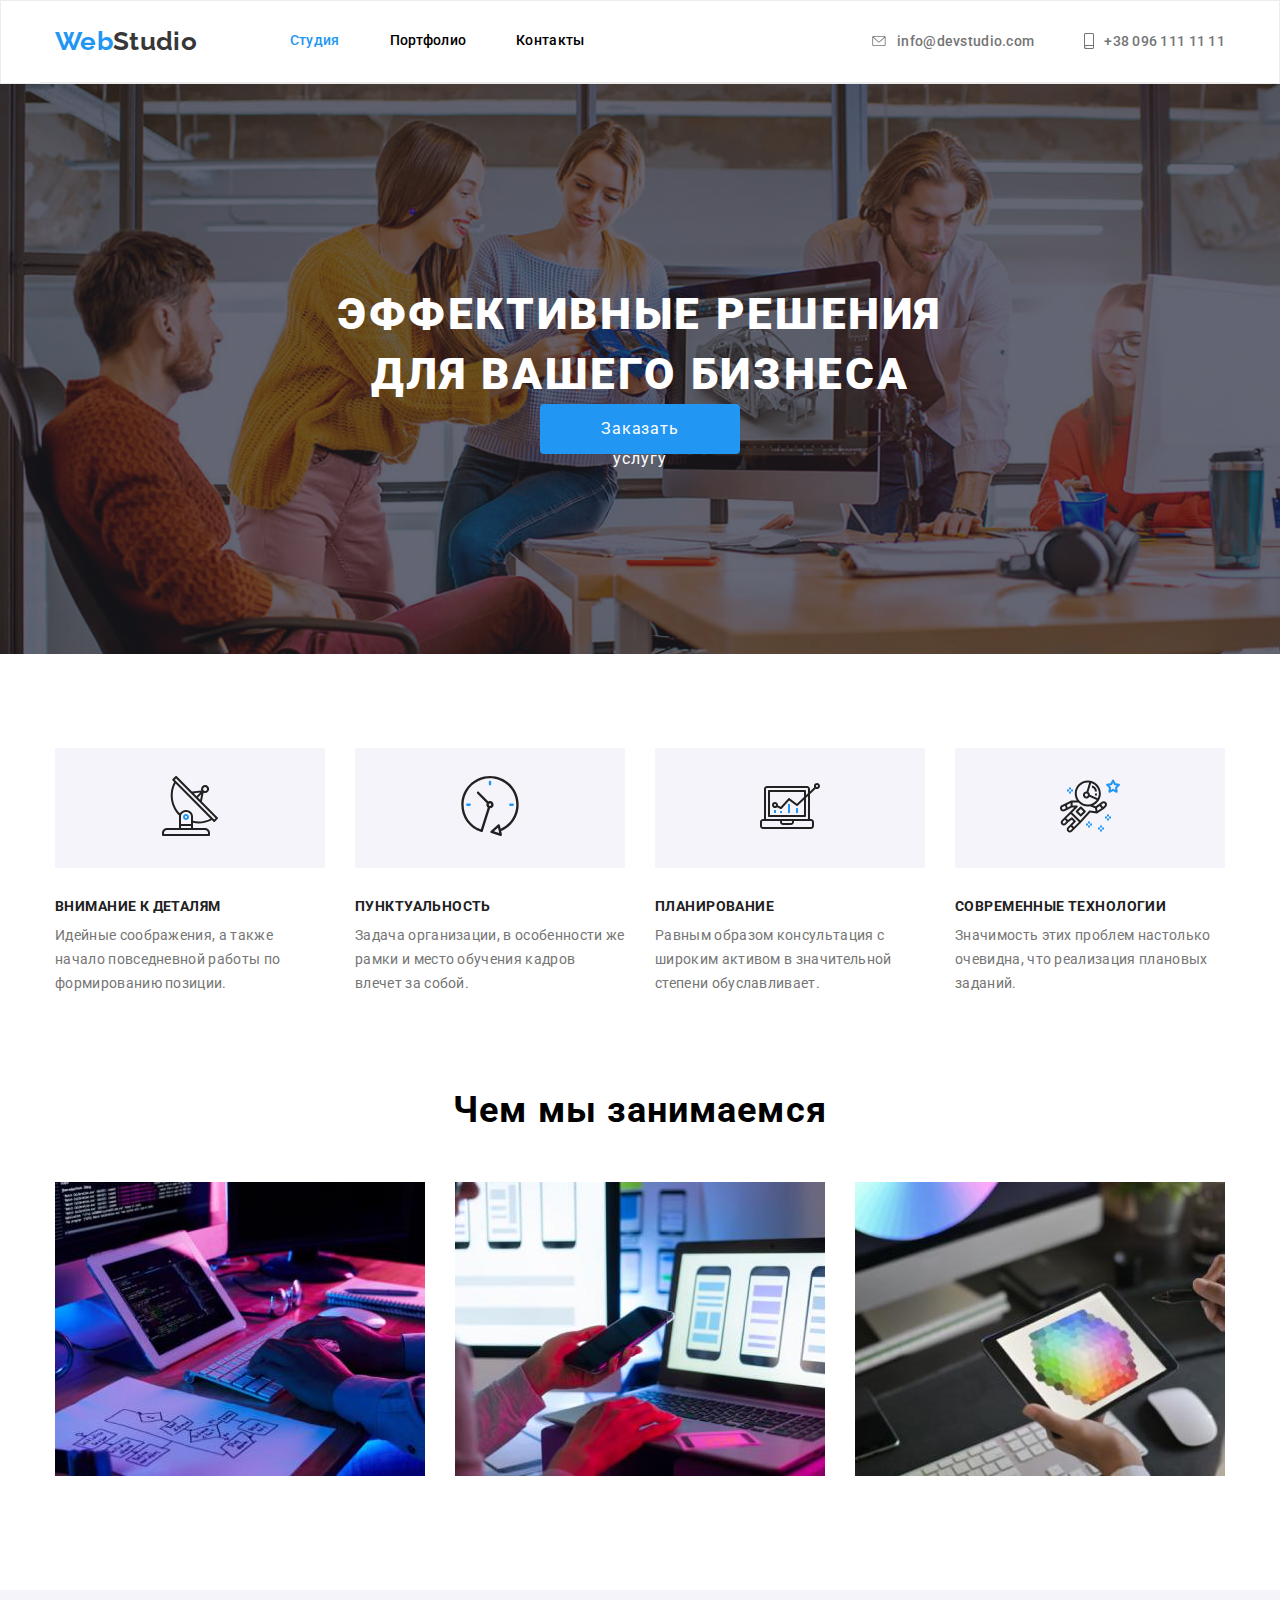
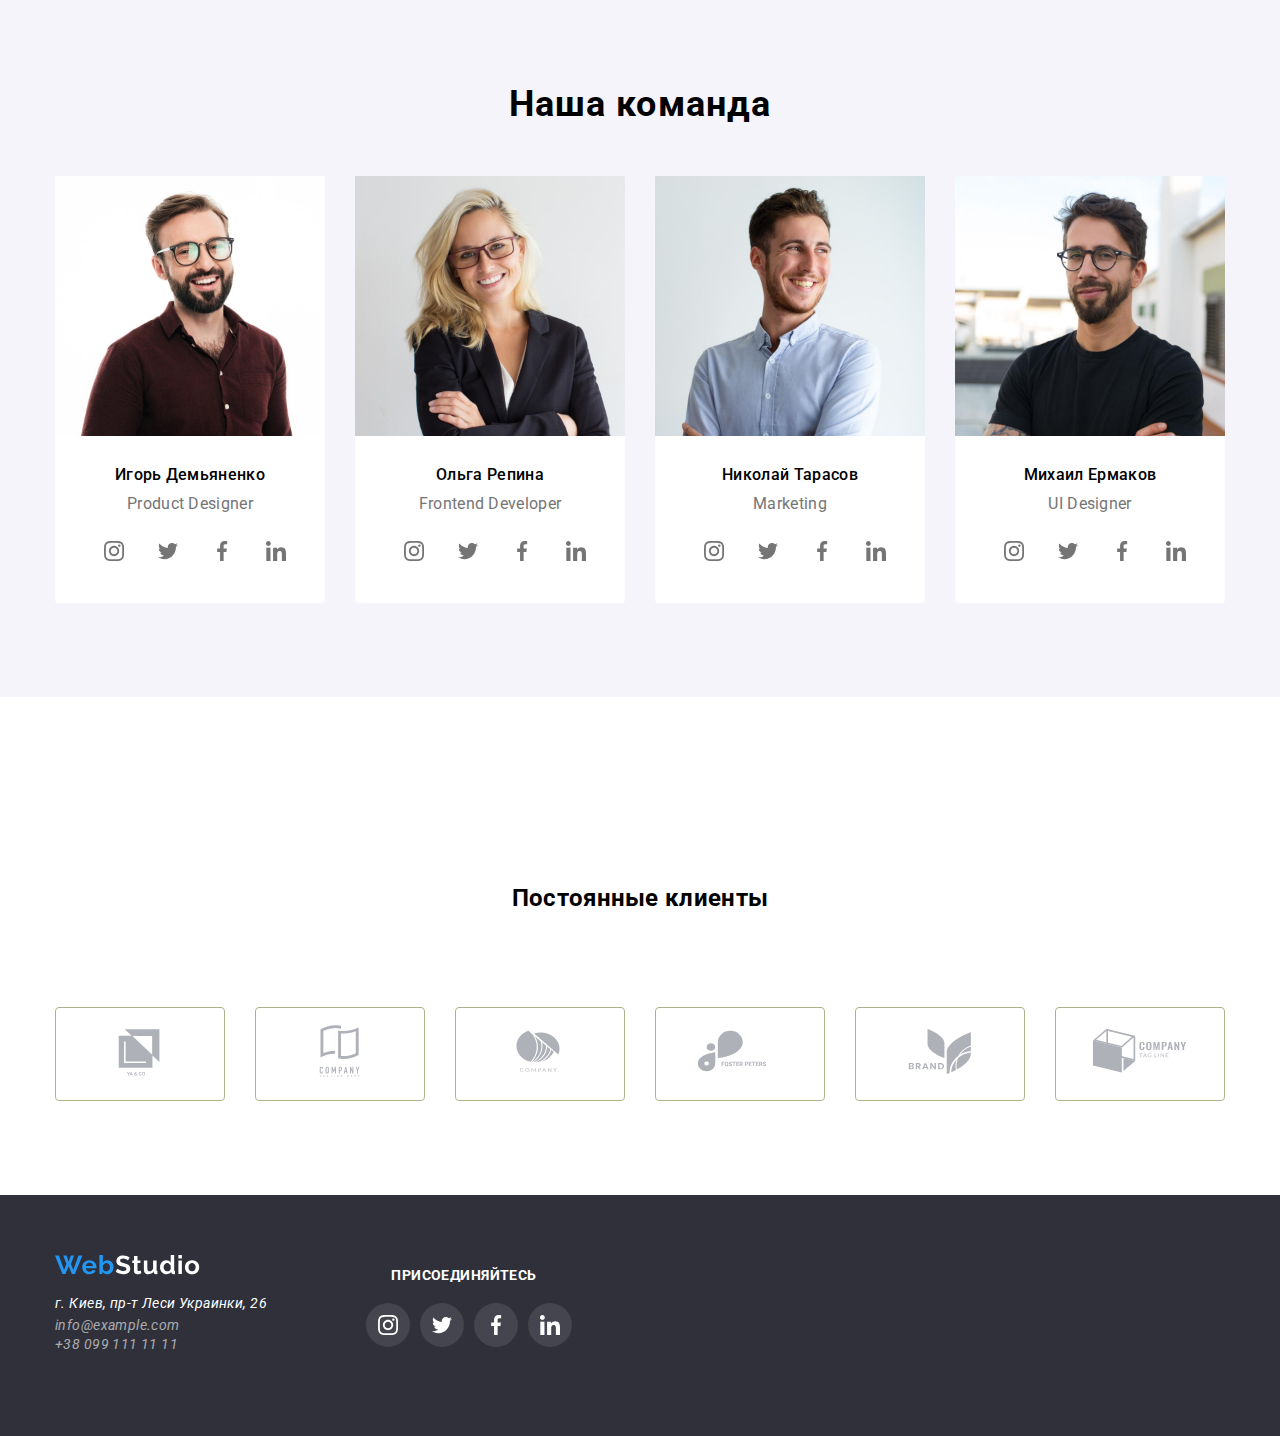
<file: index.html>
<!DOCTYPE html>
<html lang="en">
  <head>
    <meta charset="UTF-8" />
    <meta name="viewport" content="width=device-width, initial-scale=1.0" />
    <title>Студия</title>
    <link rel="stylesheet" href="https://cdnjs.cloudflare.com/ajax/libs/modern-normalize/1.0.0/modern-normalize.min.css"></link>
    <link rel="preconnect" href="https://fonts.googleapis.com" />
    <link rel="preconnect" href="https://fonts.gstatic.com" crossorigin />
    <link rel="preconnect" href="https://fonts.googleapis.com" />
    <link rel="preconnect" href="https://fonts.gstatic.com" crossorigin />
    <link
      href="https://fonts.googleapis.com/css2?family=Raleway:wght@700&family=Roboto:wght@400;500;700;900&display=swap"
      rel="stylesheet"
    />
    <link rel="stylesheet" href="./css/styles.css" />
  </head>
  <body>
    <header class="header m-bottom">
      <div class="container">
          <nav class="nav">
              <a href="./index.html" class="header-logo logo"><span class="text-logo">Web</span>Studio </a>
              <ul class="nav-list list">
                  <li class="item"><a class="nav-link link current" href="./index.html">Студия</a></li>
                  <li class="item"><a class="nav-link link" href="./portfolio.html">Портфолио</a></li>
                  <li class="item"><a class="nav-link link" href="">Контакты</a></li>
              </ul>
          </nav>
          <ul class="contact-list list">
       
              <li class="item">
                
                
                <a class="contact-link link" href="mailto:info@devstudio.com">

                
              <svg width="16" height="10" class="contact-link_icon icons">
<use href="./images/svg/symbol-defs.svg#icon-envelope"> </use>

              </svg>
                
                info@devstudio.com</a>
              </li>

              <li class="item"><a class="contact-link link" href="tel:+380961111111">
                
                <svg width="10" height="16" class="contact-link_icon icons">
                  <use href="./images/svg/symbol-defs.svg#icon-phone"> </use>
                  
                                </svg>

                +38 096 111 11 11</a>
              </li>
          </ul>
      </div>
  </header>
    <main>
      <section class="hero">
       <div class="container">
        <h1 class="hero-title">Эффективные решения для вашего бизнеса</h1>
        <button type="button" class="order-service-button button">
          Заказать услугу
        </button>
        
       </div>
      </section>
      <!-- Особенности -->
      <section class="characteristics section">
        <div class="container">
          <h2 class="visually-hidden">Преимущество</h2>
            <ul class="characteristics-list list">
              <li class="characteristics-list-item">
                <div class="characteristics_wrapper">
                  <svg width="106" height="60" class="characteristics_icon">
                    <use href="./images/svg/symbol-defs.svg#icon-antenna"> </use>
                    
                                  </svg>
                </div>
                <h3 class="characteristics-list-headline">
                  Внимание к деталям
                </h3>
                <p class="characteristics-list-paragraph">
                  Идейные соображения, а также начало повседневной работы по
                  формированию позиции.
                </p>
              </li>
              <li class="characteristics-list-item">
                <div class="characteristics_wrapper">
                  <svg width="106" height="60" class="characteristics_icon">
                    <use href="./images/svg/symbol-defs.svg#icon-clock"> </use>
                    
                                  </svg>
                </div>
                <h3 class="characteristics-list-headline">Пунктуальность</h3>
                <p class="characteristics-list-paragraph">
                  Задача организации, в особенности же рамки и место обучения
                  кадров влечет за собой.
                </p>
              </li>
              <li class="characteristics-list-item">
                <div class="characteristics_wrapper">
                  <svg width="106" height="60" class="characteristics_icon">
                    <use href="./images/svg/symbol-defs.svg#icon-diagram"> </use>
                    
                                  </svg>
                </div>
                <h3 class="characteristics-list-headline">Планирование</h3>
                <p class="characteristics-list-paragraph">
                  Равным образом консультация с широким активом в значительной
                  степени обуславливает.
                </p>
              </li>
              <li class="characteristics-list-item">
                <div class="characteristics_wrapper">
                  <svg width="106" height="60" class="characteristics_icon">
                    <use href="./images/svg/symbol-defs.svg#icon-astronaut"> </use>
                    
                                  </svg>
                </div>
                <h3 class="characteristics-list-headline">
                  Современные технологии
                </h3>
                <p class="characteristics-list-paragraph">
                  Значимость этих проблем настолько очевидна, что реализация
                  плановых заданий.
                </p>
              </li>
            </ul>
          </h2>
        </div>
      </section>
      <section class="our-work section">

        <div class="container">
          <h2 class="our-work-title title">Чем мы занимаемся</h2>
          <ul class="our-work-list list">
            <li class="our-work-list-item">
              <img
                src="./images/img_diagram.jpg"
                alt="image code with diagram"
                width="370"
              />
            </li>
            <li class="our-work-list-item">
              <img
                src="./images/img_prototype.jpg"
                alt="image of multiple prototypes"
                width="370"
              />
            </li>
            <li class="our-work-list-item">
              <img
                src="./images/img_color_picker.jpg"
                alt="image color picker"
                width="370"
              />
            </li>
          </ul>
        </div>
      </section>

      <section class="our-team section">
        <div class="container">
          <h2 class="title">Наша команда</h2>
          <ul class="our-team-list list">
            <li class="our-team-list-item">
              <img
                src="./images/img_product_designer.jpg"
                alt="image of product_designer"
                width="370"
                class="img"
              />
             <div class="person-info">
              <h3 class="our-team-list-item-headline">Игорь Демьяненко</h3>
              <p lang="en" class="our-team-list-item-paragraph">
                Product Designer
              </p>
          <ul class="social-list">
            <li class="social-list-item">
              <a href="#" class="social-list_link">

                <svg width="20" height="20" class="social-list_icon">
                  <use href="./images/svg/symbol-defs.svg#icon-instagram"> </use>
                  
                                </svg>
              </a>
            </li>
            <li class="social-list-item">
              <a href="#" class="social-list_link">

                <svg width="20" height="20" class="social-list_icon">
                  <use href="./images/svg/symbol-defs.svg#icon-twitter"> </use>
                  
                                </svg>
              </a>
            </li>

            <li class="social-list-item">
              <a href="#" class="social-list_link">

                <svg width="20" height="20" class="social-list_icon">
                  <use href="./images/svg/symbol-defs.svg#icon-facebook"> </use>
                  
                                </svg>
              </a>
            </li>

            <li class="social-list-item">
              <a href="#" class="social-list_link">

                <svg width="20" height="20" class="social-list_icon">
                  <use href="./images/svg/symbol-defs.svg#icon-linkedin"> </use>
                  
                                </svg>
              </a>
            </li>

          </ul>
             </div>
            </li>
            <li class="our-team-list-item">
              <img
                src="./images/img_frontend_developer.jpg"
                alt="image of frontend developer"
                width="370"
                class="img"
              />
             <div class="person-info">
              <h3 class="our-team-list-item-headline">Ольга Репина</h3>
              <p lang="en" class="our-team-list-item-paragraph">
                Frontend Developer
              </p>
              <ul class="social-list">
                <li class="social-list-item">
                  <a href="#" class="social-list_link">
    
                    <svg width="20" height="20" class="social-list_icon">
                      <use href="./images/svg/symbol-defs.svg#icon-instagram"> </use>
                      
                                    </svg>
                  </a>
                </li>
                <li class="social-list-item">
                  <a href="#" class="social-list_link">
    
                    <svg width="20" height="20" class="social-list_icon">
                      <use href="./images/svg/symbol-defs.svg#icon-twitter"> </use>
                      
                                    </svg>
                  </a>
                </li>
    
                <li class="social-list-item">
                  <a href="#" class="social-list_link">
    
                    <svg width="20" height="20" class="social-list_icon">
                      <use href="./images/svg/symbol-defs.svg#icon-facebook"> </use>
                      
                                    </svg>
                  </a>
                </li>
    
                <li class="social-list-item">
                  <a href="#" class="social-list_link">
    
                    <svg width="20" height="20" class="social-list_icon">
                      <use href="./images/svg/symbol-defs.svg#icon-linkedin"> </use>
                      
                                    </svg>
                  </a>
                </li>
    
              </ul>
             </div>
            </li>
            <li class="our-team-list-item">
              <img
                src="./images/img_marketing.jpg"
                alt="image of marketing specialist"
                width="370"
                class="img"
              />
             <div class="person-info">
              <h3 class="our-team-list-item-headline">Николай Тарасов</h3>
              <p lang="en" class="our-team-list-item-paragraph">Marketing</p>
              <ul class="social-list">
                <li class="social-list-item">
                  <a href="#" class="social-list_link">
    
                    <svg width="20" height="20" class="social-list_icon">
                      <use href="./images/svg/symbol-defs.svg#icon-instagram"> </use>
                      
                                    </svg>
                  </a>
                </li>
                <li class="social-list-item">
                  <a href="#" class="social-list_link">
    
                    <svg width="20" height="20" class="social-list_icon">
                      <use href="./images/svg/symbol-defs.svg#icon-twitter"> </use>
                      
                                    </svg>
                  </a>
                </li>
    
                <li class="social-list-item">
                  <a href="#" class="social-list_link">
    
                    <svg width="20" height="20" class="social-list_icon">
                      <use href="./images/svg/symbol-defs.svg#icon-facebook"> </use>
                      
                                    </svg>
                  </a>
                </li>
    
                <li class="social-list-item">
                  <a href="#" class="social-list_link">
    
                    <svg width="20" height="20" class="social-list_icon">
                      <use href="./images/svg/symbol-defs.svg#icon-linkedin"> </use>
                      
                                    </svg>
                  </a>
                </li>
    
              </ul>
             </div>
            </li>
            <li class="our-team-list-item">
              <img
                src="./images/img_ui_designer.jpg"
                alt="image of ui designer"
                width="370"
                class="img"
              />
              <div class="person-info">
                <h3 class="our-team-list-item-headline">Михаил Ермаков</h3>
              <p lang="en" class="our-team-list-item-paragraph">UI Designer</p>
              <ul class="social-list">
                <li class="social-list-item">
                  <a href="#" class="social-list_link">
    
                    <svg width="20" height="20" class="social-list_icon">
                      <use href="./images/svg/symbol-defs.svg#icon-instagram"> </use>
                      
                                    </svg>
                  </a>
                </li>
                <li class="social-list-item">
                  <a href="#" class="social-list_link">
    
                    <svg width="20" height="20" class="social-list_icon">
                      <use href="./images/svg/symbol-defs.svg#icon-twitter"> </use>
                      
                                    </svg>
                  </a>
                </li>
    
                <li class="social-list-item">
                  <a href="#" class="social-list_link">
    
                    <svg width="20" height="20" class="social-list_icon">
                      <use href="./images/svg/symbol-defs.svg#icon-facebook"> </use>
                      
                                    </svg>
                  </a>
                </li>
    
                <li class="social-list-item">
                  <a href="#" class="social-list_link">
    
                    <svg width="20" height="20" class="social-list_icon">
                      <use href="./images/svg/symbol-defs.svg#icon-linkedin"> </use>
                      
                                    </svg>
                  </a>
                </li>
    
              </ul>
              </div>
            </li>
          </ul>
        </div>
      </section>
      <section class="section">
        <h2 class="section-title">Постоянные клиенты</h2>
        <div class="container">
        <ul class="clients-list">
          <li class="clients-list_item">
            <a href="#" class="clients-list_link">

              <svg width="106" height="60" class="clients-list_icon">
                <use href="./images/svg/symbol-defs.svg#icon-logo-7"> </use>
                
                              </svg>
            </a>
          </li>
          <li class="clients-list_item">
            <a href="#" class="clients-list_link">

              <svg width="106" height="60" class="clients-list_icon">
                <use href="./images/svg/symbol-defs.svg#icon-logo"> </use>
                
                              </svg>
            </a>
          </li>
          <li class="clients-list_item">
            <a href="#" class="clients-list_link">

              <svg width="106" height="60" class="clients-list_icon">
                <use href="./images/svg/symbol-defs.svg#icon-logo-2"> </use>
                
                              </svg>
            </a>
          </li>
          <li class="clients-list_item">
            <a href="#" class="clients-list_link">

              <svg width="106" height="60" class="clients-list_icon">
                <use href="./images/svg/symbol-defs.svg#icon-logo-4"> </use>
                
                              </svg>
            </a>
          </li>
          <li class="clients-list_item">
            <a href="#" class="clients-list_link">

              <svg width="106" height="60" class="clients-list_icon">
                <use href="./images/svg/symbol-defs.svg#icon-logo-5"> </use>
                
                              </svg>
            </a>
          </li>
          <li class="clients-list_item">
            <a href="#" class="clients-list_link">

              <svg width="106" height="60" class="clients-list_icon">
                <use href="./images/svg/symbol-defs.svg#icon-logo-6"> </use>
                
                              </svg>
            </a>
          </li>
        </ul>
      </div>
      </section>
    </main>
    <!-- Футер -->
    <footer class="footer">
      <div class="container footer_container">
        <div class="footer-left-box footer-left-box-offset">


        <a href="./index.html" class="logo" lang="en">
          <img src="./images/logo-white.svg" alt="Логотип компании" />
        </a>
  
        <address class="footer-address-details link">
          <ul class="footer-address-details_ul">
            <li class="footer-address">г. Киев, пр-т Леси Украинки, 26</li>
            <li class="footer-email">
              <a href="mailto:info@example.com">info@example.com</a>
            </li>
            <li class="footer-phone">
              <a href="tel:+380991111111">+38 099 111 11 11</a>
            </li>
          </ul>
          
        </address>
      </div>
      <div class="footer-social-box">
        <h2 class="footer-social-box_title">присоединяйтесь</h2>
          <ul class="social-list">
            <li class="social-list-item">
              <a href="#" class="social-list_link social-list_link-footer">

                <svg width="20" height="20" class="social-list_icon social-list_icon_footer">
                  <use href="./images/svg/symbol-defs.svg#icon-instagram"> </use>
                  
                                </svg>
              </a>
            </li>
            <li class="social-list-item">
              <a href="#" class="social-list_link social-list_link-footer">

                <svg width="20" height="20" class="social-list_icon social-list_icon_footer">
                  <use href="./images/svg/symbol-defs.svg#icon-twitter"> </use>
                  
                                </svg>
              </a>
            </li>

            <li class="social-list-item">
              <a href="#" class="social-list_link social-list_link-footer">

                <svg width="20" height="20" class="social-list_icon social-list_icon_footer">
                  <use href="./images/svg/symbol-defs.svg#icon-facebook"> </use>
                  
                                </svg>
              </a>
            </li>

            <li class="social-list-item">
              <a href="#" class="social-list_link social-list_link-footer">

                <svg width="20" height="20" class="social-list_icon social-list_icon_footer">
                  <use href="./images/svg/symbol-defs.svg#icon-linkedin"> </use>
                  
                                </svg>
              </a>
            </li>

          </ul>
        </div>
      </div>
    </footer>
  </body>
</html>
</file>
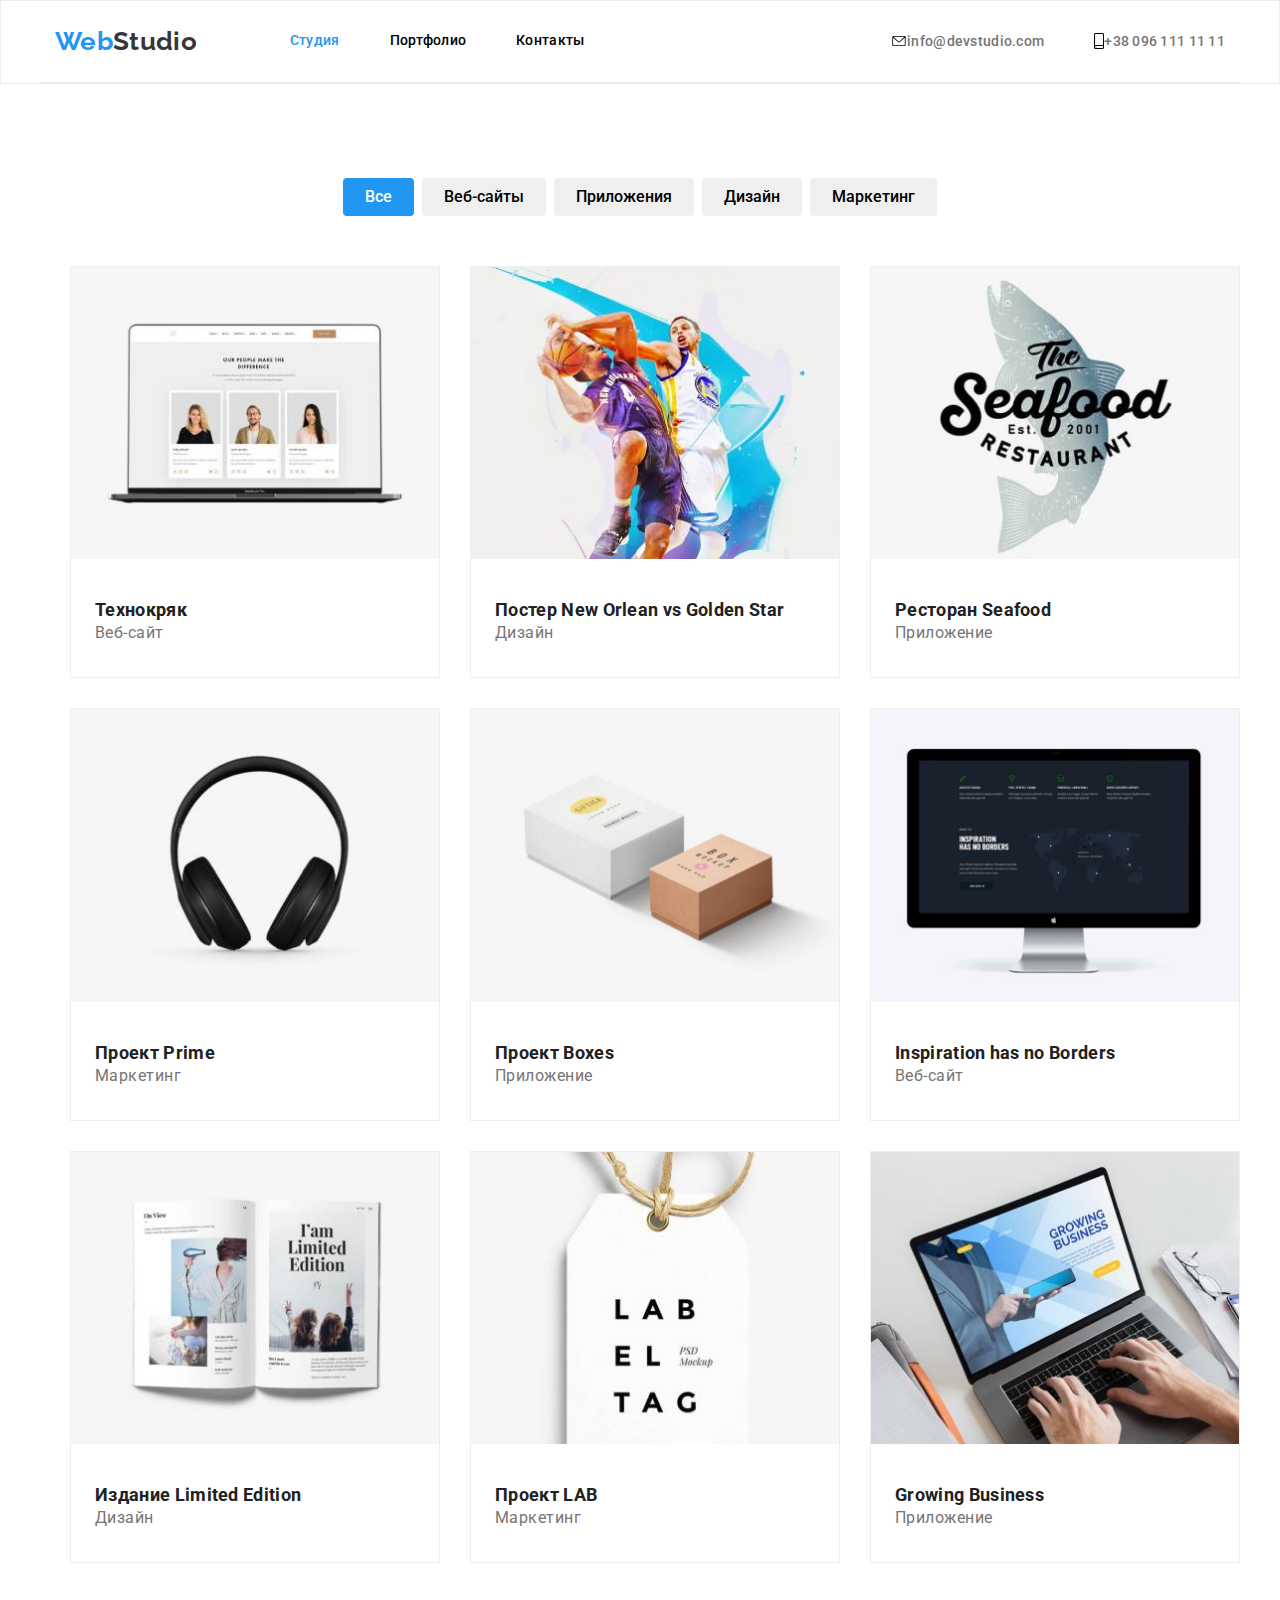
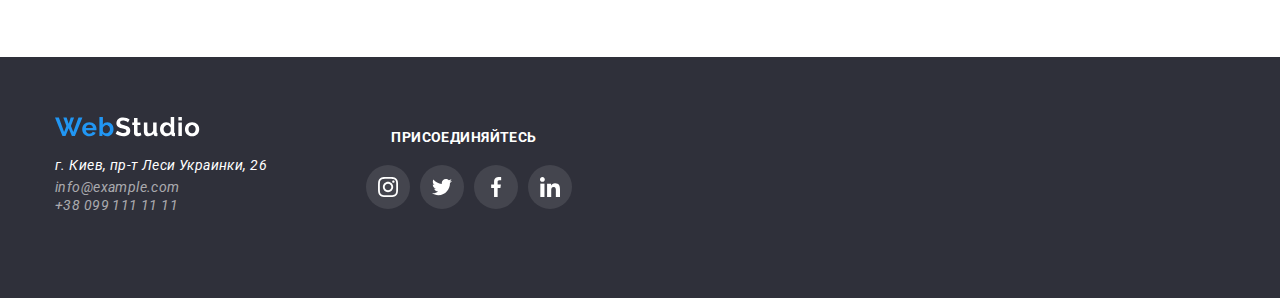
<file: portfolio.html>
<!DOCTYPE html>
<html lang="en">
  <head>
    <meta charset="UTF-8" />
    <meta name="viewport" content="width=device-width, initial-scale=1.0" />
    <title>Портфолио</title>
    <link rel="stylesheet" href="https://cdnjs.cloudflare.com/ajax/libs/modern-normalize/1.0.0/modern-normalize.min.css"></link>
    <link rel="preconnect" href="https://fonts.googleapis.com" />
    <link rel="preconnect" href="https://fonts.gstatic.com" crossorigin />

    <link rel="preconnect" href="https://fonts.googleapis.com" />
    <link rel="preconnect" href="https://fonts.gstatic.com" crossorigin />
    <link
      href="https://fonts.googleapis.com/css2?family=Raleway:wght@700&family=Roboto:wght@400;500;700;900&display=swap"
      rel="stylesheet"
    />


    <link rel="stylesheet" href="./css/styles.css" />
  </head>
  <body>
    <!-- Шапка сайта -->
    <header class="header m-bottom">
      <div class="container">
          <nav class="nav">
              <a href="./index.html" class="header-logo logo"><span class="text-logo">Web</span>Studio </a>
              <ul class="nav-list list">
                  <li class="item"><a class="nav-link link current" href="./index.html">Студия</a></li>
                  <li class="item"><a class="nav-link link" href="./portfolio.html">Портфолио</a></li>
                  <li class="item"><a class="nav-link link" href="">Контакты</a></li>
              </ul>
          </nav>
          <ul class="contact-list list">
       
              <li class="item"><a class="contact-link link" href="mailto:info@devstudio.com">
              <svg width="16" height="10" class="contact-link_icon">
<use href="./images/svg/symbol-defs.svg#icon-envelope"> </use>

              </svg>
                
                info@devstudio.com</a>
              </li>

              <li class="item"><a class="contact-link link" href="tel:+380961111111">
                
                <svg width="10" height="16" class="contact-link_icon">
                  <use href="./images/svg/symbol-defs.svg#icon-phone"> </use>
                  
                                </svg>

                +38 096 111 11 11</a>
              </li>
          </ul>
      </div>
  </header>
    <!-- мейн -->
    <main>
      <section class="section">
       
  <div class="container">
    <ul class="filters-list list">
      <li class="filters-item">
      
        <button type="button" class="button-filter active">Все</button>
      </li>
      <li class="filters-item">
        <button type="button" class="button-filter">Веб-сайты</button>
      </li>
      <li class="filters-item">
        <button type="button" class="button-filter">Приложения</button>
      </li>
      <li class="filters-item">
        <button type="button" class="button-filter">Дизайн</button>
      </li>
      <li class="filters-item">
        <button type="button" class="button-filter">Маркетинг</button>
      </li>
    </ul>
    <div class="container">
      <ul class="cards-list list">
        <li class="card-item">
         <a href="#" class="link">
         
          <img src="./images/techno.jpg" alt="Технокряк" width="370" />
<div class="card-block">
<h2 class="cards-list-title">Технокряк</h2>
<p class="cards-list-paragraph">Веб-сайт</p>
</div>
         </a>
        </li>
        <li class="card-item">
          <a href="#" class="link">
            <img
            src="./images/basketball-players.jpg"
            alt="Постер New Orlean vs Golden Star"
            width="370"
          />
          </a>
         <div class="card-block">
          <h2 class="cards-list-title">Постер New Orlean vs Golden Star</h2>
          <p class="cards-list-paragraph">Дизайн</p>
         </div>
         
        </li>
        <li class="card-item">
          <a href="#" class="link">
            <img
            src="./images/restaurant-seafood.jpg"
            alt="Ресторан Seafood"
            width="370"
          />
          </a>
         <div class="card-block">
          <h2 class="cards-list-title">Ресторан Seafood</h2>
          <p class="cards-list-paragraph">Приложение</p>
         </div>
        </li>
        <li class="card-item">
          <a href="#" class="link">
            <img
            src="./images/project-prime.jpg"
            alt="Проект Prime"
            width="370"
          />
          </a>
          <div class="card-block">
            <h2 class="cards-list-title">Проект Prime</h2>
            <p class="cards-list-paragraph">Маркетинг</p>
          </div>
        </li>
        <li class="card-item">
          <a href="#" class="link">
            <img
            src="./images/project-boxes.jpg"
            alt="Проект Boxes"
            width="370"
          />
          </a>
         <div class="card-block">
          <h2 class="cards-list-title">Проект Boxes</h2>
          <p class="cards-list-paragraph">Приложение</p>
         </div>
        </li>
        <li class="card-item">
          <a href="#" class="link">
            <img
            src="./images/inspiration-without-borders.jpg"
            alt="Inspiration has no Borders"
            width="370"
          />
          </a>
         <div class="card-block">
          <h2 class="cards-list-title">Inspiration has no Borders</h2>
          <p class="cards-list-paragraph">Веб-сайт</p>
         </div>
         
        </li>
        <li class="card-item">
          <a href="#" class="link">
            <img
            src="./images/limited_edition.jpg"
            alt="Издание Limited Edition"
            width="370"
          />
          </a>
         <div class="card-block">
          <h2 class="cards-list-title">Издание Limited Edition</h2>
          <p class="cards-list-paragraph">Дизайн</p>
         </div>
         
        </li>
        <li class="card-item">
          <a href="#" class="link">
            <img
            src="./images/project-lab.jpg"
            alt="Проект LAB"
            width="370"
          />
          </a>
        <div class="card-block">
          <h2 class="cards-list-title">Проект LAB</h2>
          <p class="cards-list-paragraph">Маркетинг</p>
         
        </div>
        </li>
        <li class="card-item">
          <a href="#" class="link">
            <img
            src="./images/growing-business.jpg"
            alt="Growing Business"
            width="370"
          />
          </a>
         <div class="card-block">
          <h2 class="cards-list-title">Growing Business</h2>
          <p class="cards-list-paragraph">Приложение</p>
         </div>
        </li>
      </ul>
    </div>
    </div>
  </section>

    </main>
    <!-- Футер -->
    <footer class="footer">
      <div class="container footer_container">
        <div class="footer-left-box footer-left-box-offset">


        <a href="./index.html" class="logo" lang="en">
          <img src="./images/logo-white.svg" alt="Логотип компании" />
        </a>
  
        <address class="footer-address-details link">
          <ul class="footer-address-details_ul">
            <li class="footer-address">г. Киев, пр-т Леси Украинки, 26</li>
            <li class="footer-email">
              <a href="mailto:info@example.com">info@example.com</a>
            </li>
            <li class="footer-phone">
              <a href="tel:+380991111111">+38 099 111 11 11</a>
            </li>
          </ul>
          
        </address>
      </div>
      <div class="footer-social-box">
        <h2 class="footer-social-box_title">присоединяйтесь</h2>
          <ul class="social-list">
            <li class="social-list-item">
              <a href="#" class="social-list_link social-list_link-footer">

                <svg width="20" height="20" class="social-list_icon social-list_icon_footer">
                  <use href="./images/svg/symbol-defs.svg#icon-instagram"> </use>
                  
                                </svg>
              </a>
            </li>
            <li class="social-list-item">
              <a href="#" class="social-list_link social-list_link-footer">

                <svg width="20" height="20" class="social-list_icon social-list_icon_footer">
                  <use href="./images/svg/symbol-defs.svg#icon-twitter"> </use>
                  
                                </svg>
              </a>
            </li>

            <li class="social-list-item">
              <a href="#" class="social-list_link social-list_link-footer">

                <svg width="20" height="20" class="social-list_icon social-list_icon_footer">
                  <use href="./images/svg/symbol-defs.svg#icon-facebook"> </use>
                  
                                </svg>
              </a>
            </li>

            <li class="social-list-item">
              <a href="#" class="social-list_link social-list_link-footer">

                <svg width="20" height="20" class="social-list_icon social-list_icon_footer">
                  <use href="./images/svg/symbol-defs.svg#icon-linkedin"> </use>
                  
                                </svg>
              </a>
            </li>

          </ul>
        </div>
      </div>
    </footer>
  </body>
</html>
</file>
<file: css/styles.css>
:root {
  --primary-text-color: rgba(0, 0, 0, 0.8);
  --title-text-color: #000000;
  --accent-color: #18a0fb;
  --primary-white-color: #ffffff;
  --background-color: #2196f3;
  --background-color-black: #2f303a;
  --color-grey: #757575;
}

*,
*::before,
*::after {
  box-sizing: border-box;
}

body {
  font-family: "Roboto", sans-serif;
  letter-spacing: 0.02em;
}

p,
h1,
h2,
h3,
h4,
h5,
h6,
ul {
  margin: 0;
  padding: 0;
  text-align: center;
}

.nav-list .item + .item {
  margin-left: 50px;
}

.nav-link {
  display: block;
  padding-top: 32px;
  padding-bottom: 32px;
  text-decoration: none;
  font-weight: 500;
  font-size: 14px;
  line-height: 1.14;
  color: inherit;
  letter-spacing: 0.02em;
}

.our-team {
  background-color: #f5f4fa;
}

.order-service-button {
  padding: 10px 32px;
  line-height: 1.87;
  letter-spacing: 0.06em;
  border-radius: 4px;
  background: var(--background-color);
  width: 200px;
  height: 50px;
  margin: 0 auto;
  display: block;
}

.button {
  cursor: pointer;
  border: none;
  color: var(--primary-white-color);
}

ul {
  list-style-type: none;
}

.button-filter:hover,
.button-filter:focus,
.active {
  background: var(--background-color);
  color: var(--primary-white-color);
}

.button-filter {
  padding: 6px 22px;
  cursor: pointer;
  font-weight: 500;
  font-size: 16px;
  line-height: 1.62;
  text-align: center;
  border-radius: 4px;
  border: none;
}

.cards-list-title {
  width: 322px;
  height: 36px;
  left: 239px;
  top: 576px;

  font-family: inherit;
  font-weight: bold;
  font-size: 18px;
  line-height: 1.2;
  color: #212121;
  text-align: left;
  padding-bottom: 20px;
  padding-top: 20px;
  padding-left: 24px;
  margin-bottom: 4px;
}

.cards-list-paragraph {
  width: 322px;
  height: 30px;
  left: 239px;
  top: 616px;

  font-family: inherit;

  font-size: 16px;
  line-height: 1.2;
  letter-spacing: 0.03em;
  color: var(--color-grey);
  text-align: left;
  padding-left: 24px;
  margin-bottom: 24px;
}
/* 
.logo {
  width: 145px;
  height: 31px;
  left: 215px;
  top: 1688px;

  font-family: inherit;
  font-weight: bold;
  font-size: 26px;
  line-height: 1.2;

  letter-spacing: 0.03em;

  color: var(--background-color);
} */

.logo {
  padding-top: 25px;
  padding-bottom: 25px;
  font-family: Raleway;
  font-weight: 700;
  font-size: 26px;
  line-height: 1.19;
  text-decoration: none;
}

.header-logo {
  color: var(--primary-text-color);
}

.contact-link_icon  {
  margin-right: 10px;
  fill: #757575;
}

.icons {
  margin-right: 10px;
  fill: #757575;
}

.text-logo,
.current,
.link:hover .contact-link_icon,
.link:focus .contact-link_icon,
.link:hover,
.link:focus,
.address-link:hover,
.address-link:focus {
  color: var(--background-color);
  fill: #2196f3;
}

.header-list {
  display: flex;
  padding-top: 32px;
  padding-bottom: 32px;
  margin-left: 20px;
}
.header-contacts-list {
  display: flex;
  padding-top: 32px;
  padding-bottom: 32px;
}

.link {
  text-decoration: none;
}

.list {
  list-style: none;
}

.header-link.link.current {
  color: var(--accent-color);
  font-size: 14px;
  color: #212121;
  font-weight: 500;
}

.header-list .link {
  color: var(--accent-color);
  font-size: 14px;
  display: inline-block;
}

.header-list .link:hover,
.header-list .link:focus {
  color: var(--title-text-color);
}

.characteristics-list-headline {
  text-transform: uppercase;

  width: 270px;
  height: 16px;
  left: 215px;
  top: 774px;

  font-family: inherit;
  font-weight: bold;
  font-size: 14px;
  line-height: 1.2;
  letter-spacing: 0.03em;

  color: #212121;
  margin-bottom: 10px;
  text-align: left;
}

.our-work.section {
  padding-top: 0;
}
.our-work-title {
  margin-bottom: 50px;
}

.title {
  font-weight: 700;
  font-size: 36px;
  line-height: 1.16;
  text-align: center;
  letter-spacing: 0.03em;
}

.our-work-list {
  display: flex;
}

.our-team-list {
  display: flex;
}

.our-work-list-item:not(:last-child) {
  margin-right: 30px;
}

.cards-list {
  display: flex;

  flex-wrap: wrap;
  justify-content: space-between;
  margin-bottom: -30px;
  margin-right: -30px;
}

.card-item {
  background: var(--primary-white-color);
  border: 1px solid #eeeeee;
  box-sizing: border-box;
  flex-basis: calc(100% / 3 - 30px);
  margin-right: 30px;
  margin-bottom: 30px;
}

.card-item:hover {
  background: #fff;
  border: 1px solid #eee;
  box-sizing: border-box;
  box-shadow: 0px 1px 1px rgba(0, 0, 0, 0.12), 0px 4px 4px rgba(0, 0, 0, 0.6),
    1px 4px 6px rgba(0, 0, 0, 0.16);
}

.filters-list {
  display: flex;
  justify-content: center;
  margin-bottom: 50px;
  /* margin-top: 174px; */
}

.footer {
  background-color: var(--background-color-black);
  color: var(--primary-white-color);
  padding: 0;
  padding-top: 60px;
  padding-bottom: 60px;
}
.footer-address-details {
  text-decoration: none;
  color: var(--primary-white-color);
  width: 231px;
  height: 81px;
  left: 215px;
  top: 2208px;
}

.footer-address-details link:hover,
.footer-address-details link:focus {
  color: red;
}

.footer-address {
  width: 231px;
  height: 21px;
  left: 215px;
  top: 2208px;

  font-family: inherit;

  font-size: 14px;
  line-height: 1.2;

  letter-spacing: 0.03em;

  color: #ffffff;
}

.footer-email a:link {
  font-family: inherit;

  font-size: 14px;
  line-height: 1.2;

  letter-spacing: 0.03em;

  color: rgba(255, 255, 255, 0.6);
  text-align: left;
  text-decoration: none;
}

.footer-phone a:link {
  font-family: inherit;

  font-size: 14px;
  line-height: 1.2;
  letter-spacing: 0.03em;

  color: rgba(255, 255, 255, 0.6);
  text-align: left;
  text-decoration: none;
}

.footer-address-details_ul {
  text-align: left;
}

.header-email-link.link:hover,
.header-email-link.link:focus {
  width: 135px;
  height: 16px;
  left: 1078px;
  top: 32px;

  font-family: inherit;
  font-weight: 500;
  font-size: 14px;
  line-height: 1.14;
  letter-spacing: 0.02em;

  color: var(--background-color);
}

.header-tel-link.link {
  color: var(--color-grey);
}

.header-email-link.link {
  color: var(--color-grey);
}

.container {
  width: 1200px;
  padding-left: 15px;
  padding-right: 15px;
  margin: 0 auto;
}

.footer_container {
  display: flex;
}
.hero {
  padding: 200px 0;
  background: linear-gradient(rgba(47, 48, 58, 0.4), rgba(47, 48, 58, 0.4)),
    url(../images/hero-bg.jpg);
  background-size: cover;
  background-repeat: no-repeat;
  max-width: 1600px;
  margin: 0 auto;
}

.hero-title {
  text-transform: uppercase;
  color: var(--primary-white-color);

  font-family: Roboto;
  font-style: inherit;
  font-weight: 900;
  font-size: 44px;
  line-height: 60px;
  text-align: center;
  letter-spacing: 0.06em;

  color: #ffffff;
  margin: auto;
  display: flex;
  width: 55%;
}

.section {
  padding-top: 94px;
  padding-bottom: 94px;
}

.visually-hidden {
  position: absolute;
  clip: rect(0 0 0 0);
  width: 1px;
  height: 1px;
  margin: -1px;
}

img {
  display: block;
  max-width: 100%;
  height: auto;
  margin-bottom: 20px;
}

.header .container {
  display: flex;
  margin-top: 0;
  margin-bottom: 0;
  border-bottom: 1px solid #ececec;
}

.header {
  border: 1px solid #ececec;
  padding: 0;
  margin-top: 0;
  margin-bottom: 0px;
}

.page-header {
  border-bottom: 1px solid #ececec;
  padding: 0;
  /* display: flex; */
}

.nav {
  display: flex;
}

.nav-list {
  display: flex;
  margin-left: 93px;
}

.contact-link {
  font-style: normal;
  font-weight: 500;
  font-size: 14px;
  line-height: 16px;
  padding: 32px 0;
  letter-spacing: 0.02em;

  display: flex;
  align-items: center;
  color: var(--color-grey);
}

.contact-list {
  display: flex;
  margin-left: auto;
}

.contact-list .item + .item {
  margin-left: 50px;
}

.filters-list .filters-item + .filters-item {
  margin-left: 8px;
}

.characteristics-list {
  display: flex;
  margin-left: -30px;
  margin-top: -30px;
}

.characteristics-list-item {
  flex-basis: calc(100% / 4 - 30px);
  margin-left: 30px;
  margin-top: 30px;
}

.characteristics-list-paragraph {
  font-size: 14px;
  line-height: 1.71;
  color: var(--color-grey);
  text-align: left;
}

.our-team .title {
  margin-bottom: 50px;
}

.our-team {
  background-color: #f5f4fa;
}

.our-team-list-item:not(:last-child) {
  margin-right: 30px;
}

.our-team-list-item {
  padding-bottom: 30px;
  background-color: var(--primary-white-color);
  border-radius: 0px 0px 4px 4px;
}

.our-team-list-item .img {
  margin-bottom: 30px;
}

.person-info {
  display: flex;
  max-width: 270px;
  flex-direction: column;
  align-items: center;
}

.our-team-list-item-headline {
  margin-bottom: 10px;
  font-weight: 500;
  font-size: 16px;
  line-height: 1.18;
}

.our-team-list-item-paragraph {
  font-size: 16px;
  line-height: 1.18;
  color: var(--color-grey);
  margin-bottom: 16px;
}

.characteristics_wrapper {
  text-align: center;
  padding: 28px 0;
  background: #f5f4fa;
  margin-bottom: 30px;
}

.social-list {
  display: flex;
  justify-content: center;
  align-items: center;
}

.social-list-item {
  margin-left: 10px;
}

.social-list .social-list-item:first-child {
  margin-left: 10px;
}

.social-list_link {
  display: flex;
  justify-content: center;
  align-items: center;
  width: 44px;
  height: 44px;
  border-radius: 50%;
}

.social-list_link:hover .social-list_icon,
.social-list_link:focus .social-list_icon,
.social-list_link:hover,
.social-list_link:focus {
  fill: #fff;
  background: #2196f3;
}

.social-list_icon {
  fill: #757575;
}
.clients-list {
  display: flex;
}

.clients-list_item {
  margin-left: 30px;
}

.clients-list .clients-list_item:first-child {
  margin-left: 0px;
}

.clients-list_link {
  border: 1px solid #afb188;
  box-sizing: border-box;
  border-radius: 4px;
  padding: 14px 31px;
  display: inline-block;
}

.clients-list_icon {
  fill: #afb1b8;
}

.clients-list_link:hover .clients-list_icon,
.clients-list_link:focus .clients-list_icon,
.clients-list_link:hover,
.clients-list_link:focus {
  border-color: #2196f3;
  fill: #2196f3;
}

.section-title {
  margin: 94px;
}

.footer-social-box_title {
  font-family: Roboto;
  font-style: normal;
  font-weight: bold;
  font-size: 14px;
  line-height: calc(16 / 14);
  letter-spacing: 0.03em;
  text-transform: uppercase;

  color: #ffffff;
  margin: 12px 0 20px 0;
}

.footer-left-box-offset {
  margin-right: 70px;
}

.social-list_link-footer {
  background: rgba(255, 255, 255, 0.1);
}

.social-list_icon_footer {
  fill: #fff;
}
</file>
